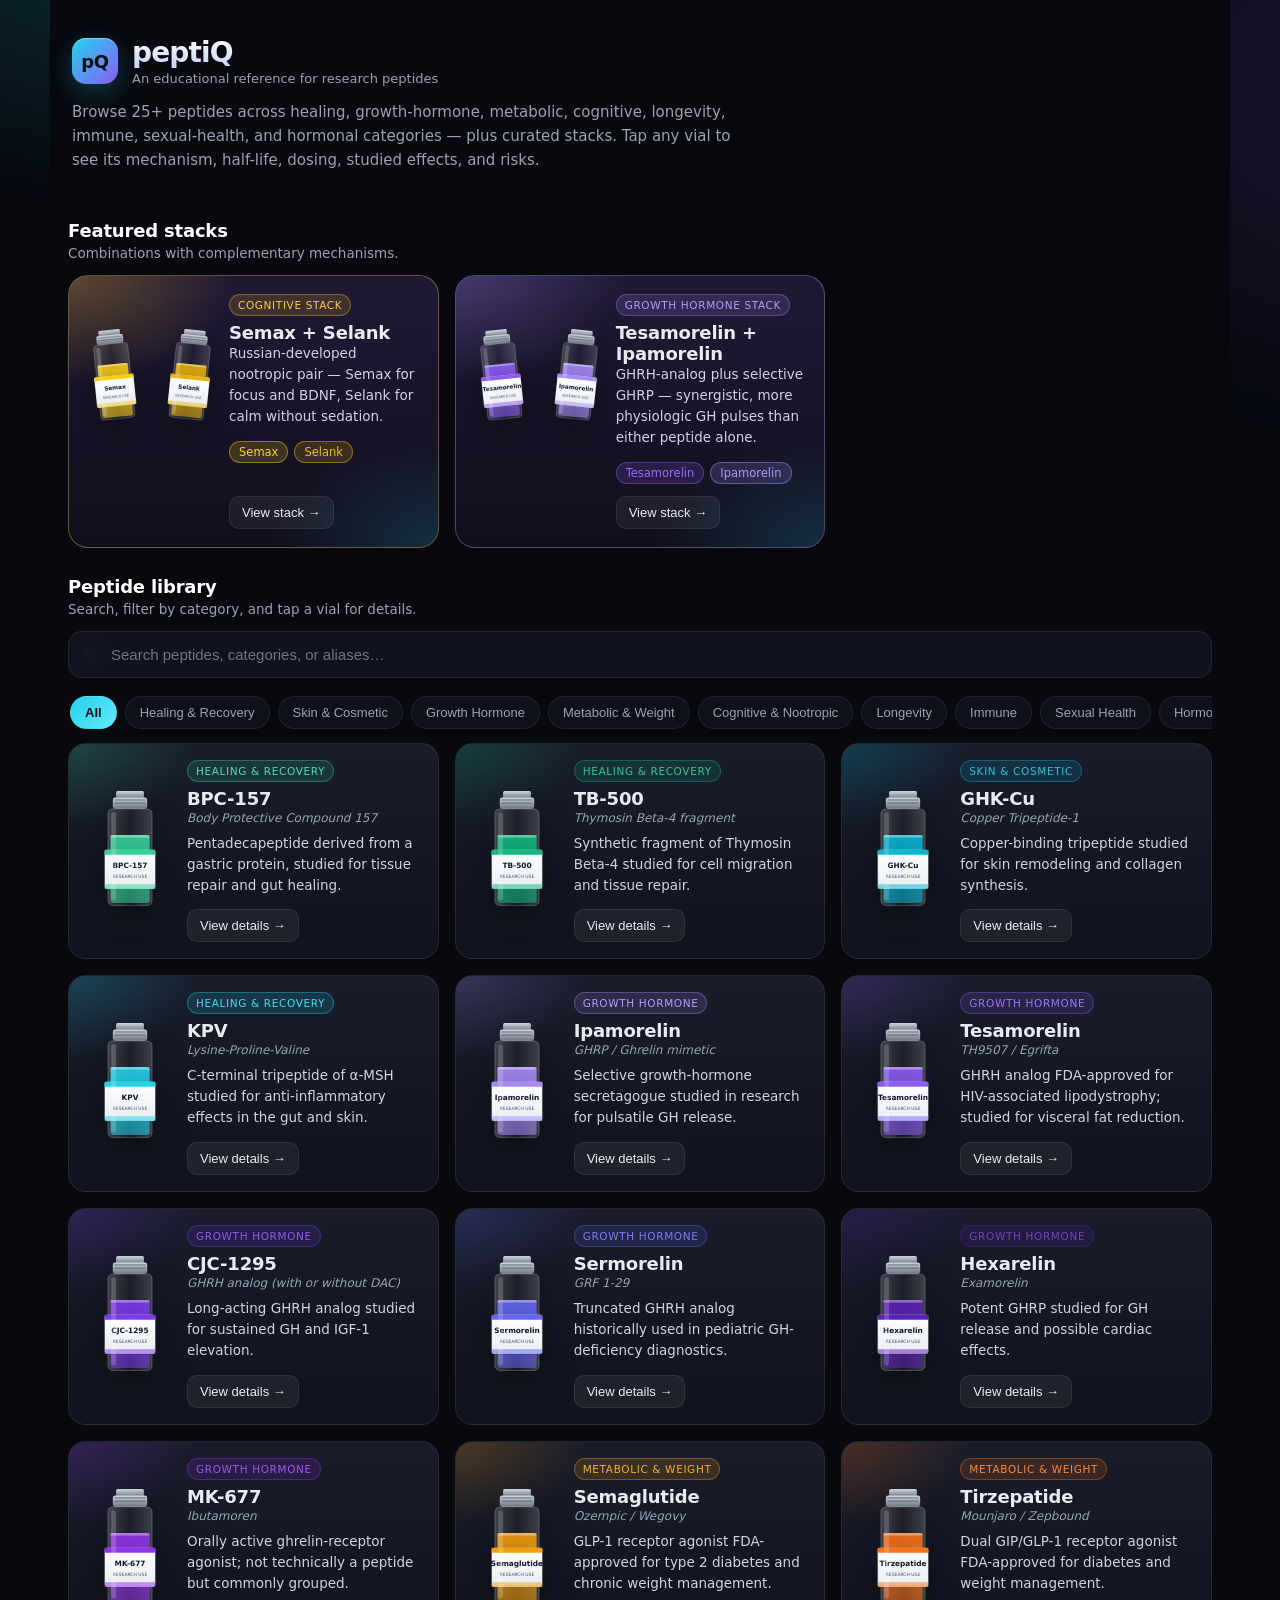
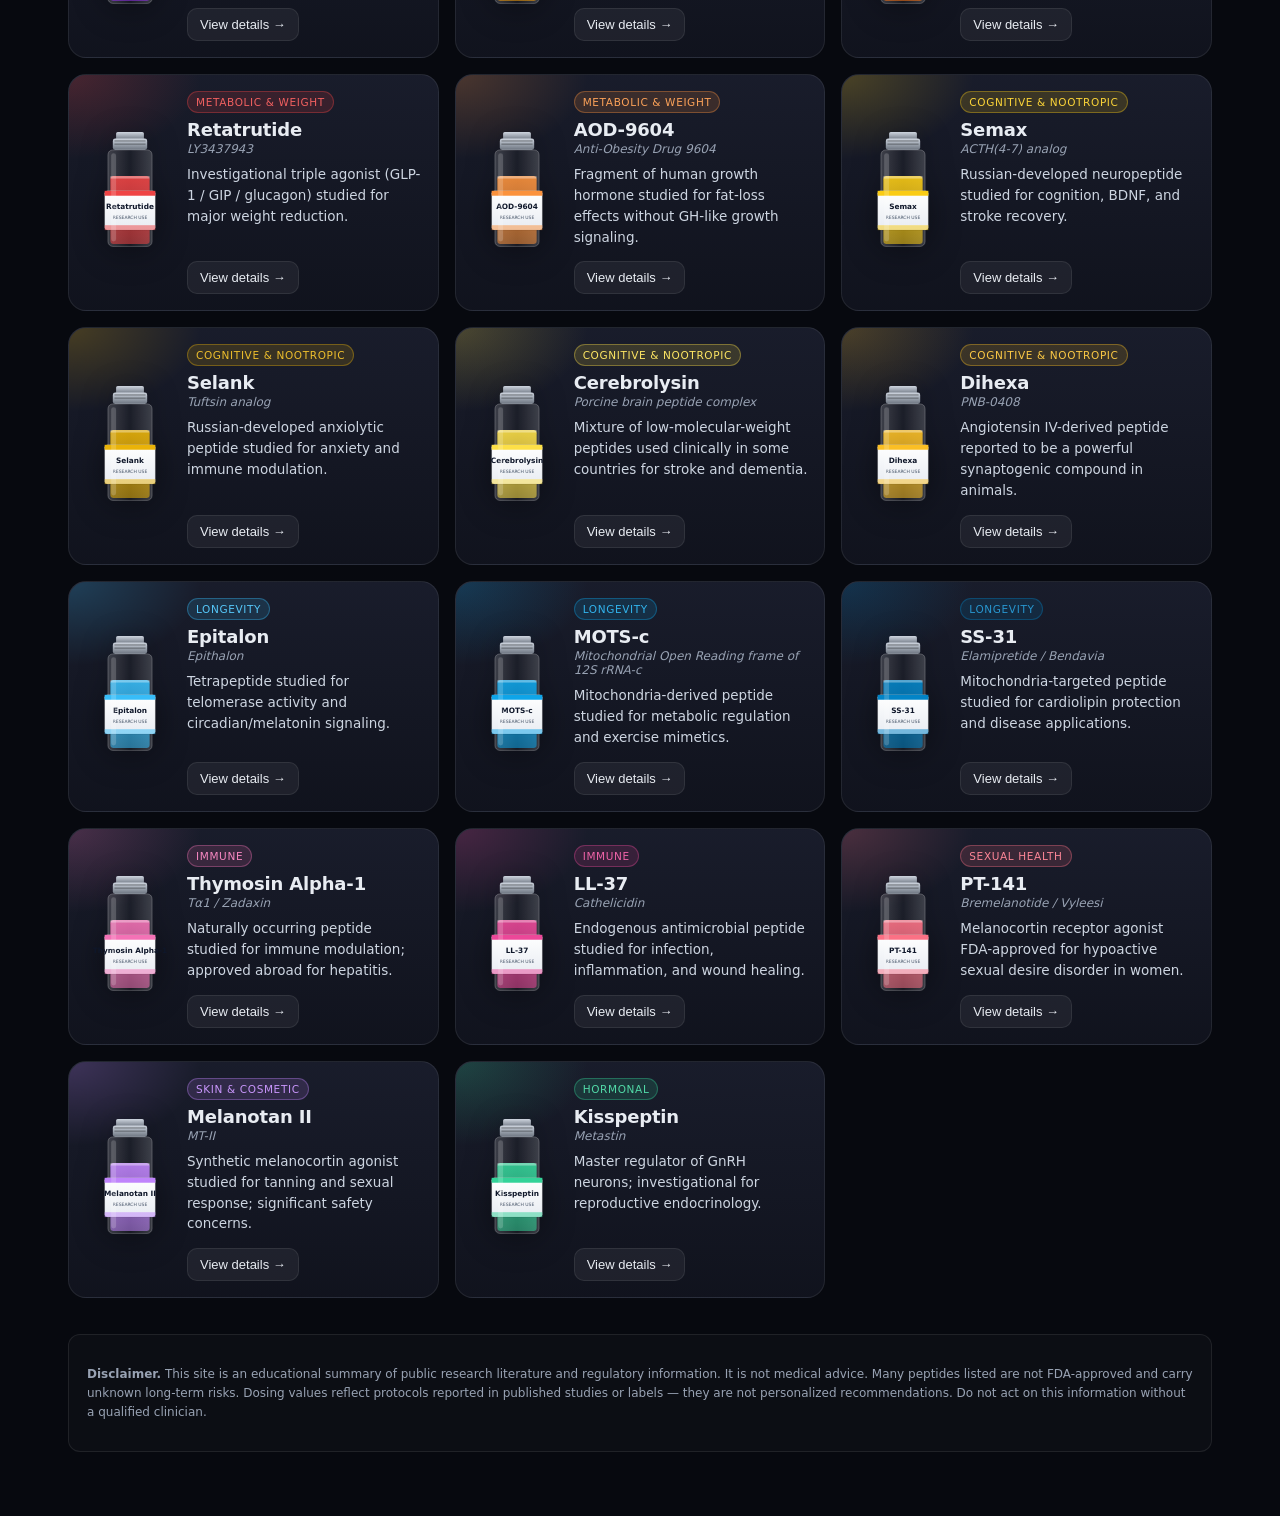
<file: index.html>
<!DOCTYPE html>
<html lang="en">
<head>
  <meta charset="UTF-8">
  <meta name="viewport" content="width=device-width, initial-scale=1.0">
  <title>peptiQ — Peptide Library</title>
  <link rel="stylesheet" href="style.css?v=3">
  <link rel="manifest" href="manifest.json">
</head>
<body>
  <div class="bg-glow"></div>

  <header class="hero">
    <div class="brand">
      <div class="logo">pQ</div>
      <div>
        <h1>peptiQ</h1>
        <p class="tagline">An educational reference for research peptides</p>
      </div>
    </div>
    <p class="lede">
      Browse 25+ peptides across healing, growth-hormone, metabolic, cognitive,
      longevity, immune, sexual-health, and hormonal categories — plus curated
      stacks. Tap any vial to see its mechanism, half-life, dosing, studied
      effects, and risks.
    </p>
  </header>

  <section class="stacks-section">
    <div class="section-head">
      <h2>Featured stacks</h2>
      <p>Combinations with complementary mechanisms.</p>
    </div>
    <div id="stack-list" class="stack-grid"></div>
  </section>

  <section class="library-section">
    <div class="section-head">
      <h2>Peptide library</h2>
      <p>Search, filter by category, and tap a vial for details.</p>
    </div>

    <div class="search-wrap">
      <svg class="search-icon" viewBox="0 0 24 24" width="18" height="18" aria-hidden="true">
        <circle cx="11" cy="11" r="7" fill="none" stroke="currentColor" stroke-width="2"/>
        <line x1="16.5" y1="16.5" x2="21" y2="21" stroke="currentColor" stroke-width="2" stroke-linecap="round"/>
      </svg>
      <input id="search" placeholder="Search peptides, categories, or aliases…" />
    </div>

    <nav id="categories" class="categories"></nav>

    <main id="list" class="grid"></main>
  </section>

  <footer class="foot">
    <p><strong>Disclaimer.</strong> This site is an educational summary of public research literature and regulatory information. It is not medical advice. Many peptides listed are not FDA-approved and carry unknown long-term risks. Dosing values reflect protocols reported in published studies or labels — they are not personalized recommendations. Do not act on this information without a qualified clinician.</p>
  </footer>

  <script src="app.js?v=3"></script>
</body>
</html>
</file>
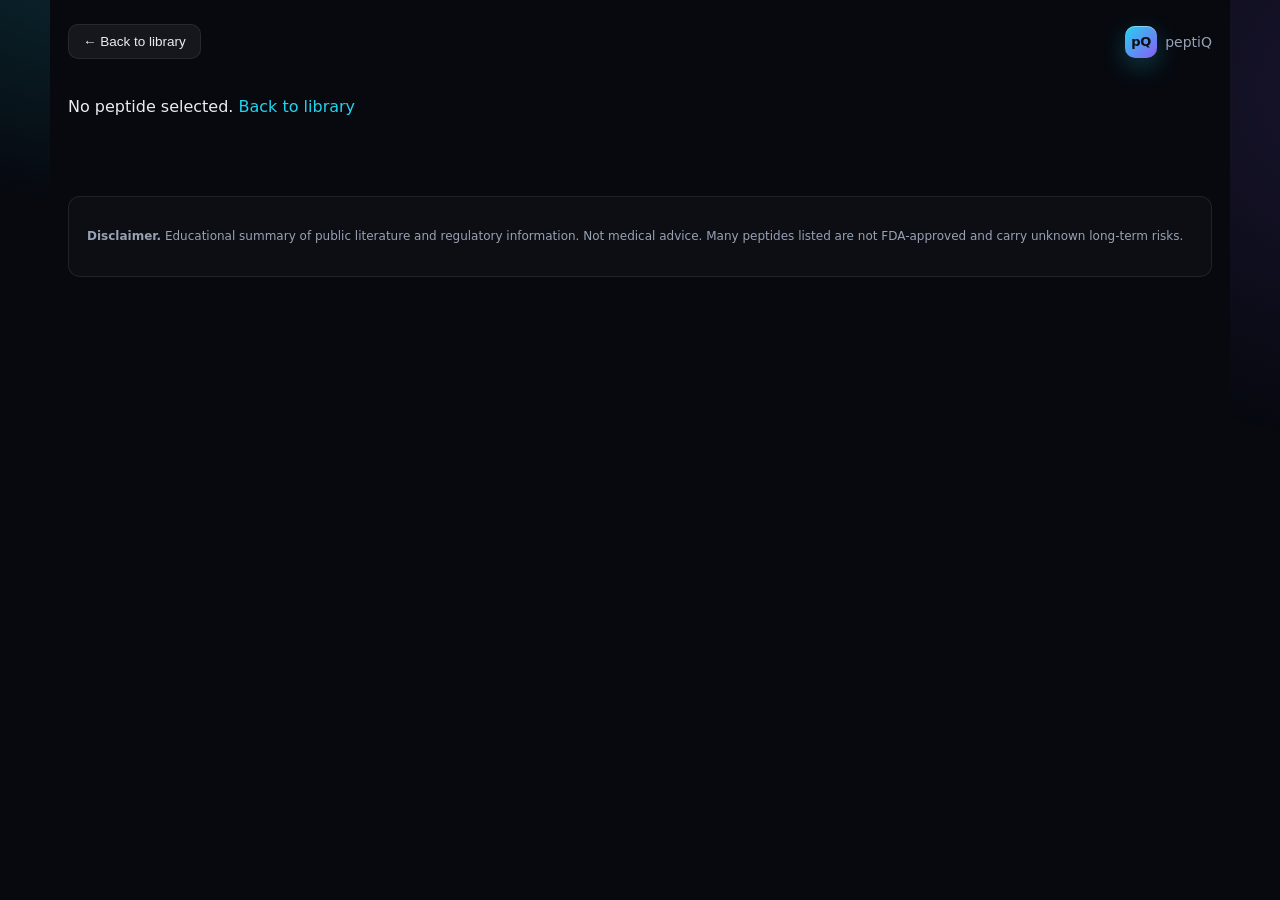
<file: detail.html>
<!DOCTYPE html>
<html lang="en">
<head>
  <meta charset="UTF-8">
  <meta name="viewport" content="width=device-width, initial-scale=1.0">
  <title>Peptide Detail — peptiQ</title>
  <link rel="stylesheet" href="style.css?v=2">
</head>
<body>
  <div class="bg-glow"></div>

  <div class="detail-topbar">
    <button class="back-btn" onclick="window.location.href='index.html'">
      <span aria-hidden="true">←</span> Back to library
    </button>
    <div class="brand-mini">
      <div class="logo small">pQ</div>
      <span>peptiQ</span>
    </div>
  </div>

  <main id="detail-root" class="detail"></main>

  <footer class="foot">
    <p><strong>Disclaimer.</strong> Educational summary of public literature and regulatory information. Not medical advice. Many peptides listed are not FDA-approved and carry unknown long-term risks.</p>
  </footer>

  <script src="app.js?v=2"></script>
</body>
</html>
</file>
<file: style.css>
/* ---------- Base ---------- */
* { box-sizing: border-box; }

:root {
  --bg-0: #07090f;
  --bg-1: #0d1018;
  --bg-2: #141826;
  --line: rgba(255,255,255,0.08);
  --text: #e8ecf2;
  --muted: #98a2b3;
  --accent: #22d3ee;
  --accent-2: #8b5cf6;
}

html, body {
  margin: 0; padding: 0;
  background: var(--bg-0);
  color: var(--text);
  font-family: ui-sans-serif, system-ui, -apple-system, "Segoe UI", Roboto, sans-serif;
  -webkit-font-smoothing: antialiased;
  min-height: 100vh;
}
body {
  padding: 24px 18px 64px;
  max-width: 1180px;
  margin: 0 auto;
  position: relative;
}

.bg-glow {
  position: fixed; inset: 0;
  background:
    radial-gradient(700px 500px at 10% -10%, rgba(34,211,238,0.18), transparent 60%),
    radial-gradient(800px 600px at 110% 10%, rgba(139,92,246,0.15), transparent 60%),
    radial-gradient(900px 700px at 50% 110%, rgba(16,185,129,0.10), transparent 60%);
  z-index: -1;
  pointer-events: none;
}

a { color: var(--accent); text-decoration: none; }
a:hover { text-decoration: underline; }

/* ---------- Header / hero ---------- */
.hero { padding: 12px 4px 8px; }
.brand { display: flex; align-items: center; gap: 14px; margin-bottom: 14px; }
.logo {
  width: 46px; height: 46px;
  border-radius: 14px;
  background: linear-gradient(135deg, #22d3ee, #8b5cf6);
  color: #0b0f17;
  display: grid; place-items: center;
  font-weight: 800; letter-spacing: -0.02em; font-size: 18px;
  box-shadow: 0 8px 24px rgba(34,211,238,0.25), inset 0 1px 0 rgba(255,255,255,0.4);
}
.logo.small { width: 32px; height: 32px; font-size: 13px; border-radius: 10px; }

.hero h1 {
  margin: 0; font-size: 28px; letter-spacing: -0.03em;
  background: linear-gradient(180deg, #fff, #c7d2fe);
  -webkit-background-clip: text; background-clip: text; color: transparent;
}
.tagline { margin: 2px 0 0; color: var(--muted); font-size: 13px; }
.lede {
  color: var(--muted); max-width: 680px;
  font-size: 15px; line-height: 1.6; margin: 8px 0 22px;
}

/* ---------- Section heads ---------- */
.section-head { margin: 18px 0 14px; }
.section-head h2 {
  margin: 0; font-size: 18px; letter-spacing: -0.01em;
  color: #fff;
}
.section-head p {
  margin: 4px 0 0; color: var(--muted); font-size: 13.5px;
}

.stacks-section { margin-bottom: 28px; }

/* ---------- Search ---------- */
.search-wrap { position: relative; margin-bottom: 14px; }
.search-icon {
  position: absolute; left: 14px; top: 50%; transform: translateY(-50%);
  color: var(--muted);
}
#search {
  width: 100%;
  padding: 14px 16px 14px 42px;
  font-size: 15px;
  background: rgba(20,24,38,0.7);
  backdrop-filter: blur(10px);
  border: 1px solid var(--line);
  color: var(--text);
  border-radius: 14px;
  outline: none;
  transition: border-color .15s ease, box-shadow .15s ease;
}
#search:focus {
  border-color: rgba(34,211,238,0.45);
  box-shadow: 0 0 0 4px rgba(34,211,238,0.12);
}

/* ---------- Category chips ---------- */
.categories {
  display: flex; gap: 8px;
  overflow-x: auto;
  padding: 4px 2px 14px;
  scrollbar-width: none;
}
.categories::-webkit-scrollbar { display: none; }
.chip {
  flex: 0 0 auto;
  padding: 8px 14px;
  font-size: 13px; font-weight: 500;
  color: var(--muted);
  background: rgba(20,24,38,0.55);
  border: 1px solid var(--line);
  border-radius: 999px;
  cursor: pointer;
  transition: all .15s ease;
  white-space: nowrap;
}
.chip:hover { color: var(--text); border-color: rgba(255,255,255,0.18); }
.chip.active {
  color: #0b0f17;
  background: linear-gradient(135deg, #22d3ee, #67e8f9);
  border-color: transparent;
  font-weight: 600;
}

/* ---------- Grid ---------- */
.grid {
  display: grid;
  grid-template-columns: repeat(auto-fill, minmax(280px, 1fr));
  gap: 16px;
}
.empty {
  grid-column: 1 / -1;
  text-align: center; color: var(--muted);
  padding: 60px 20px; font-size: 15px;
}

/* ---------- Card ---------- */
.card {
  position: relative;
  display: flex; gap: 12px;
  padding: 16px;
  background: linear-gradient(180deg, rgba(28,32,48,0.85), rgba(18,21,32,0.85));
  border: 1px solid var(--line);
  border-radius: 18px;
  overflow: hidden;
  transition: transform .18s ease, border-color .18s ease, box-shadow .18s ease;
}
.card::before {
  content: "";
  position: absolute; inset: 0;
  background: radial-gradient(220px 140px at 0% 0%, color-mix(in srgb, var(--accent) 22%, transparent), transparent 60%);
  pointer-events: none;
}
.card:hover {
  transform: translateY(-3px);
  border-color: color-mix(in srgb, var(--accent) 50%, var(--line));
  box-shadow: 0 14px 36px rgba(0,0,0,0.45);
}

.vial-wrap {
  flex: 0 0 auto; width: 90px;
  display: flex; align-items: center; justify-content: center;
  filter: drop-shadow(0 8px 16px rgba(0,0,0,0.45));
}
.vial-wrap svg { width: 90px; height: auto; }

.card-body { flex: 1 1 auto; display: flex; flex-direction: column; min-width: 0; }

.badge {
  display: inline-block; align-self: flex-start;
  font-size: 10.5px; letter-spacing: 0.06em; text-transform: uppercase;
  padding: 4px 8px; border-radius: 999px;
  background: color-mix(in srgb, var(--accent) 15%, transparent);
  color: color-mix(in srgb, var(--accent) 85%, white);
  border: 1px solid color-mix(in srgb, var(--accent) 35%, transparent);
  margin-bottom: 6px;
}

.card h3, .stack-card h3 { margin: 0; font-size: 18px; letter-spacing: -0.01em; }
.card .aka, .stack-card .aka { margin: 2px 0 8px; font-size: 12px; color: var(--muted); font-style: italic; }
.card .summary, .stack-card .summary { margin: 0 0 14px; font-size: 13.5px; line-height: 1.55; color: #cdd5e1; }

.view-btn {
  align-self: flex-start; margin-top: auto;
  padding: 8px 12px;
  background: rgba(255,255,255,0.06);
  color: var(--text);
  border: 1px solid var(--line);
  border-radius: 10px;
  font-size: 13px; cursor: pointer;
  transition: background .15s ease, border-color .15s ease;
}
.view-btn:hover {
  background: color-mix(in srgb, var(--accent) 18%, transparent);
  border-color: color-mix(in srgb, var(--accent) 45%, transparent);
}

/* ---------- Stack cards ---------- */
.stack-grid {
  display: grid;
  grid-template-columns: repeat(auto-fill, minmax(340px, 1fr));
  gap: 16px;
}
.stack-card {
  position: relative;
  display: flex; gap: 12px;
  padding: 18px;
  background: linear-gradient(180deg, rgba(36,28,58,0.9), rgba(18,16,30,0.9));
  border: 1px solid color-mix(in srgb, var(--accent) 30%, var(--line));
  border-radius: 20px;
  overflow: hidden;
  transition: transform .18s ease, border-color .18s ease, box-shadow .18s ease;
}
.stack-card::before {
  content: "";
  position: absolute; inset: 0;
  background:
    radial-gradient(280px 180px at 0% 0%, color-mix(in srgb, var(--accent) 28%, transparent), transparent 60%),
    radial-gradient(280px 180px at 100% 100%, rgba(34,211,238,0.16), transparent 60%);
  pointer-events: none;
}
.stack-card:hover {
  transform: translateY(-3px);
  box-shadow: 0 16px 40px rgba(0,0,0,0.55);
}
.stack-vial-wrap {
  flex: 0 0 auto;
  width: 130px; height: 170px;
  display: flex; align-items: center; justify-content: center;
  filter: drop-shadow(0 10px 18px rgba(0,0,0,0.5));
}
.stack-vials svg { width: 70px; height: auto; }

.stack-tags {
  display: flex; gap: 6px; flex-wrap: wrap;
  margin: 0 0 12px;
}
.tag {
  display: inline-flex; align-items: center;
  padding: 3px 9px;
  border-radius: 999px;
  background: color-mix(in srgb, var(--tag) 18%, transparent);
  color: color-mix(in srgb, var(--tag) 90%, white);
  border: 1px solid color-mix(in srgb, var(--tag) 45%, transparent);
  font-size: 11.5px; font-weight: 500;
}

/* ---------- Footer ---------- */
.foot {
  margin-top: 36px; padding: 18px;
  font-size: 12px; line-height: 1.55;
  color: var(--muted);
  background: rgba(255,255,255,0.025);
  border: 1px solid var(--line);
  border-radius: 12px;
}

/* ---------- Detail page ---------- */
.detail-topbar {
  display: flex; align-items: center; justify-content: space-between;
  margin-bottom: 18px;
}
.back-btn {
  background: rgba(255,255,255,0.06);
  color: var(--text);
  border: 1px solid var(--line);
  padding: 9px 14px;
  border-radius: 10px;
  font-size: 13.5px; cursor: pointer;
  transition: background .15s ease;
}
.back-btn:hover { background: rgba(255,255,255,0.10); }
.brand-mini { display: flex; align-items: center; gap: 8px; color: var(--muted); font-size: 14px; }

.detail { padding: 4px 0 28px; }

.hero-detail {
  display: grid;
  grid-template-columns: 220px 1fr;
  gap: 24px;
  padding: 22px;
  background: linear-gradient(180deg, rgba(28,32,48,0.85), rgba(18,21,32,0.85));
  border: 1px solid var(--line);
  border-radius: 22px;
  position: relative;
  overflow: hidden;
  margin-bottom: 22px;
}
.hero-detail::before {
  content: "";
  position: absolute; inset: 0;
  background: radial-gradient(380px 260px at 0% 0%, color-mix(in srgb, var(--accent) 25%, transparent), transparent 65%);
  pointer-events: none;
}
.stack-hero {
  border-color: color-mix(in srgb, var(--accent) 35%, var(--line));
}
.hero-vial {
  display: flex; align-items: center; justify-content: center;
  filter: drop-shadow(0 18px 28px rgba(0,0,0,0.55));
  min-height: 220px;
}
.hero-vial svg { width: 100%; height: auto; max-width: 220px; }

.hero-meta h1 { margin: 6px 0 0; font-size: 32px; letter-spacing: -0.025em; }
.hero-meta .aka { margin: 4px 0 12px; color: var(--muted); font-style: italic; }
.hero-meta .lead {
  font-size: 15.5px; line-height: 1.6;
  color: #cdd5e1; margin: 0 0 14px;
  max-width: 60ch;
}

.quickfacts { display: flex; flex-wrap: wrap; gap: 10px; }
.quickfacts > div {
  background: rgba(255,255,255,0.04);
  border: 1px solid var(--line);
  padding: 10px 14px;
  border-radius: 12px;
  min-width: 160px;
}
.qf-label { display: block; font-size: 11px; letter-spacing: 0.08em; text-transform: uppercase; color: var(--muted); }
.qf-value { display: block; font-size: 14px; margin-top: 2px; }

.section {
  padding: 18px 20px;
  background: rgba(20,24,38,0.55);
  border: 1px solid var(--line);
  border-radius: 16px;
  margin-bottom: 14px;
}
.section h2 { margin: 0 0 8px; font-size: 16px; color: #fff; }
.section p { margin: 0 0 6px; color: #cdd5e1; line-height: 1.65; font-size: 14.5px; }
.section ul { margin: 6px 0 0; padding-left: 20px; color: #cdd5e1; }
.section li { margin: 4px 0; line-height: 1.55; font-size: 14px; }
.section .warn {
  margin-top: 10px;
  padding: 10px 12px;
  font-size: 13px;
  color: #fde68a;
  background: rgba(245,158,11,0.08);
  border: 1px solid rgba(245,158,11,0.25);
  border-radius: 10px;
}

.grid-2 {
  display: grid;
  grid-template-columns: 1fr 1fr;
  gap: 14px;
  margin-bottom: 14px;
}
.grid-2 .section { margin-bottom: 0; }

/* ---------- Responsive ---------- */
@media (max-width: 720px) {
  body { padding: 16px 14px 48px; }
  .hero h1 { font-size: 24px; }
  .hero-detail {
    grid-template-columns: 1fr;
    text-align: center;
    padding: 18px;
  }
  .hero-meta { display: flex; flex-direction: column; align-items: center; }
  .hero-meta .lead { text-align: center; }
  .hero-vial svg { max-width: 180px; }
  .grid-2 { grid-template-columns: 1fr; }
  .grid { grid-template-columns: 1fr; }
  .stack-grid { grid-template-columns: 1fr; }
  .card { gap: 14px; }
  .vial-wrap, .vial-wrap svg { width: 78px; }
  .stack-vial-wrap { width: 110px; height: 150px; }
  .stack-tags { justify-content: center; }
}
</file>
